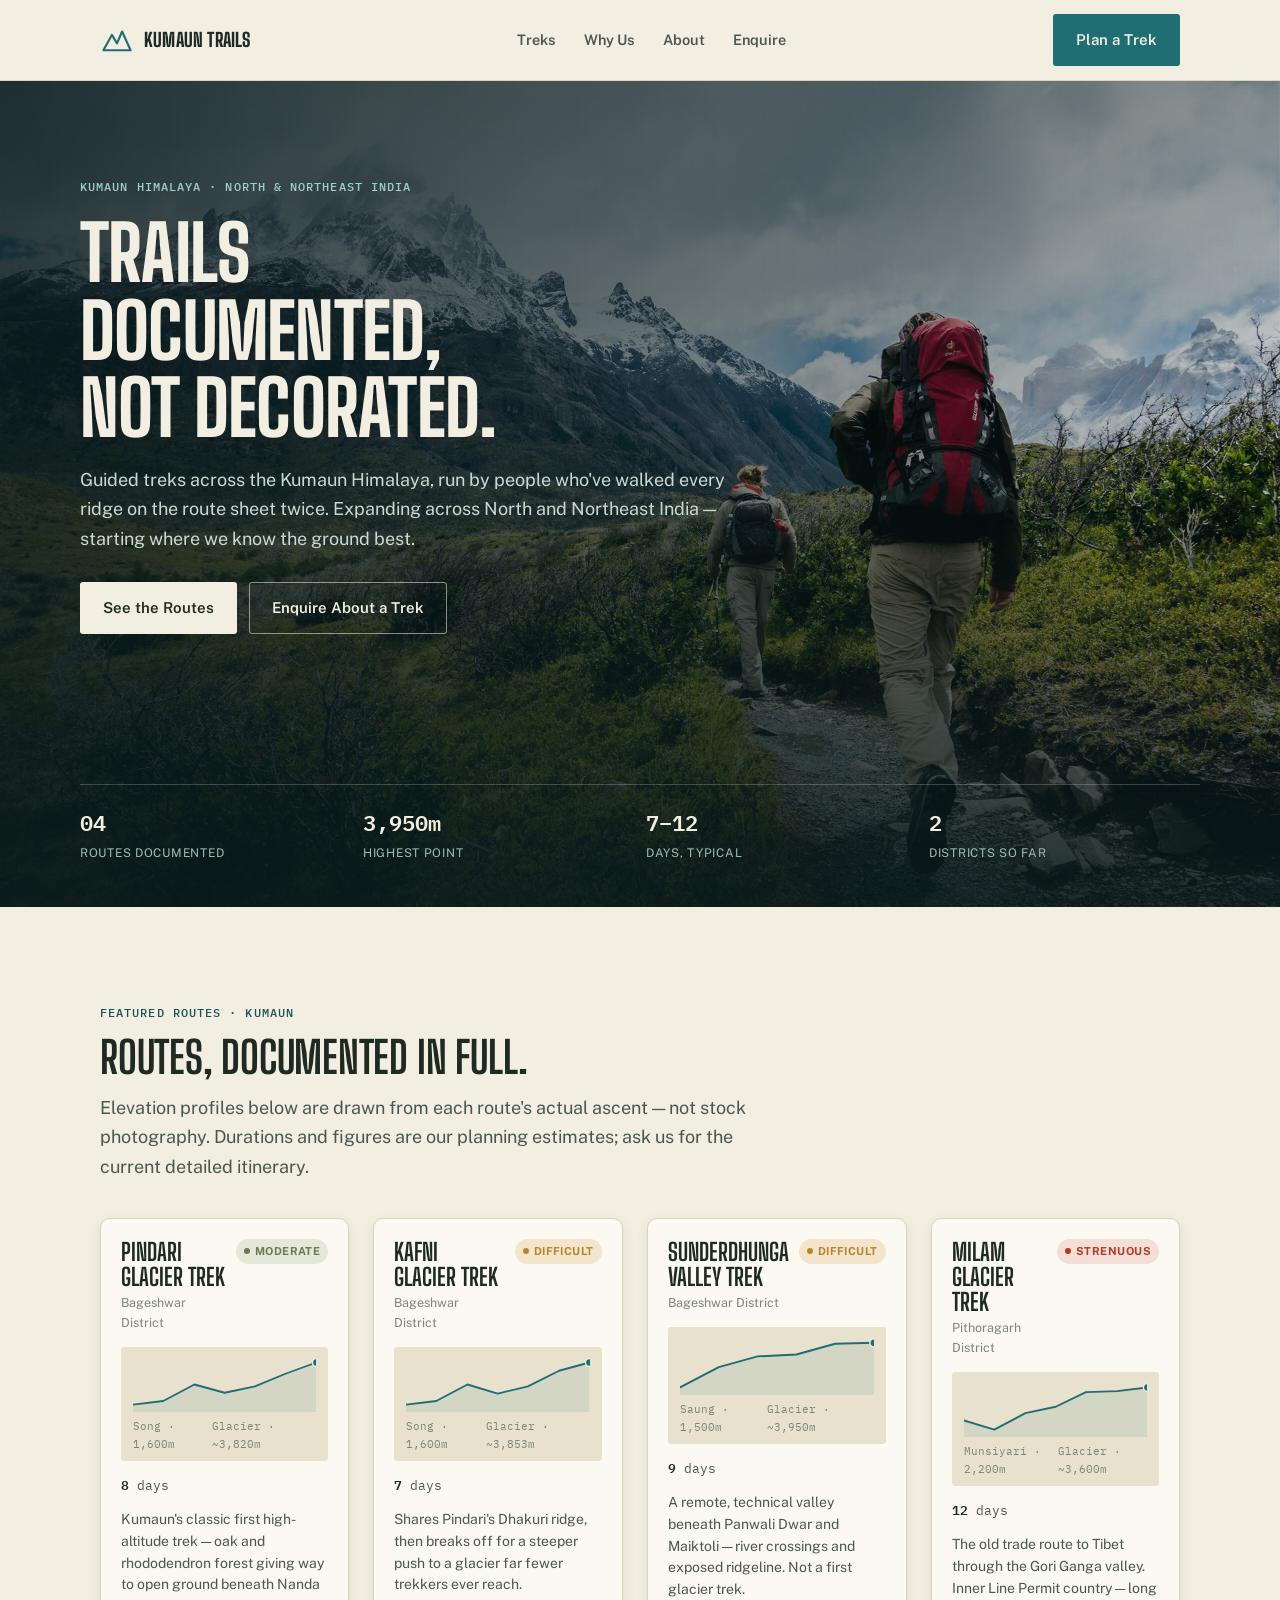
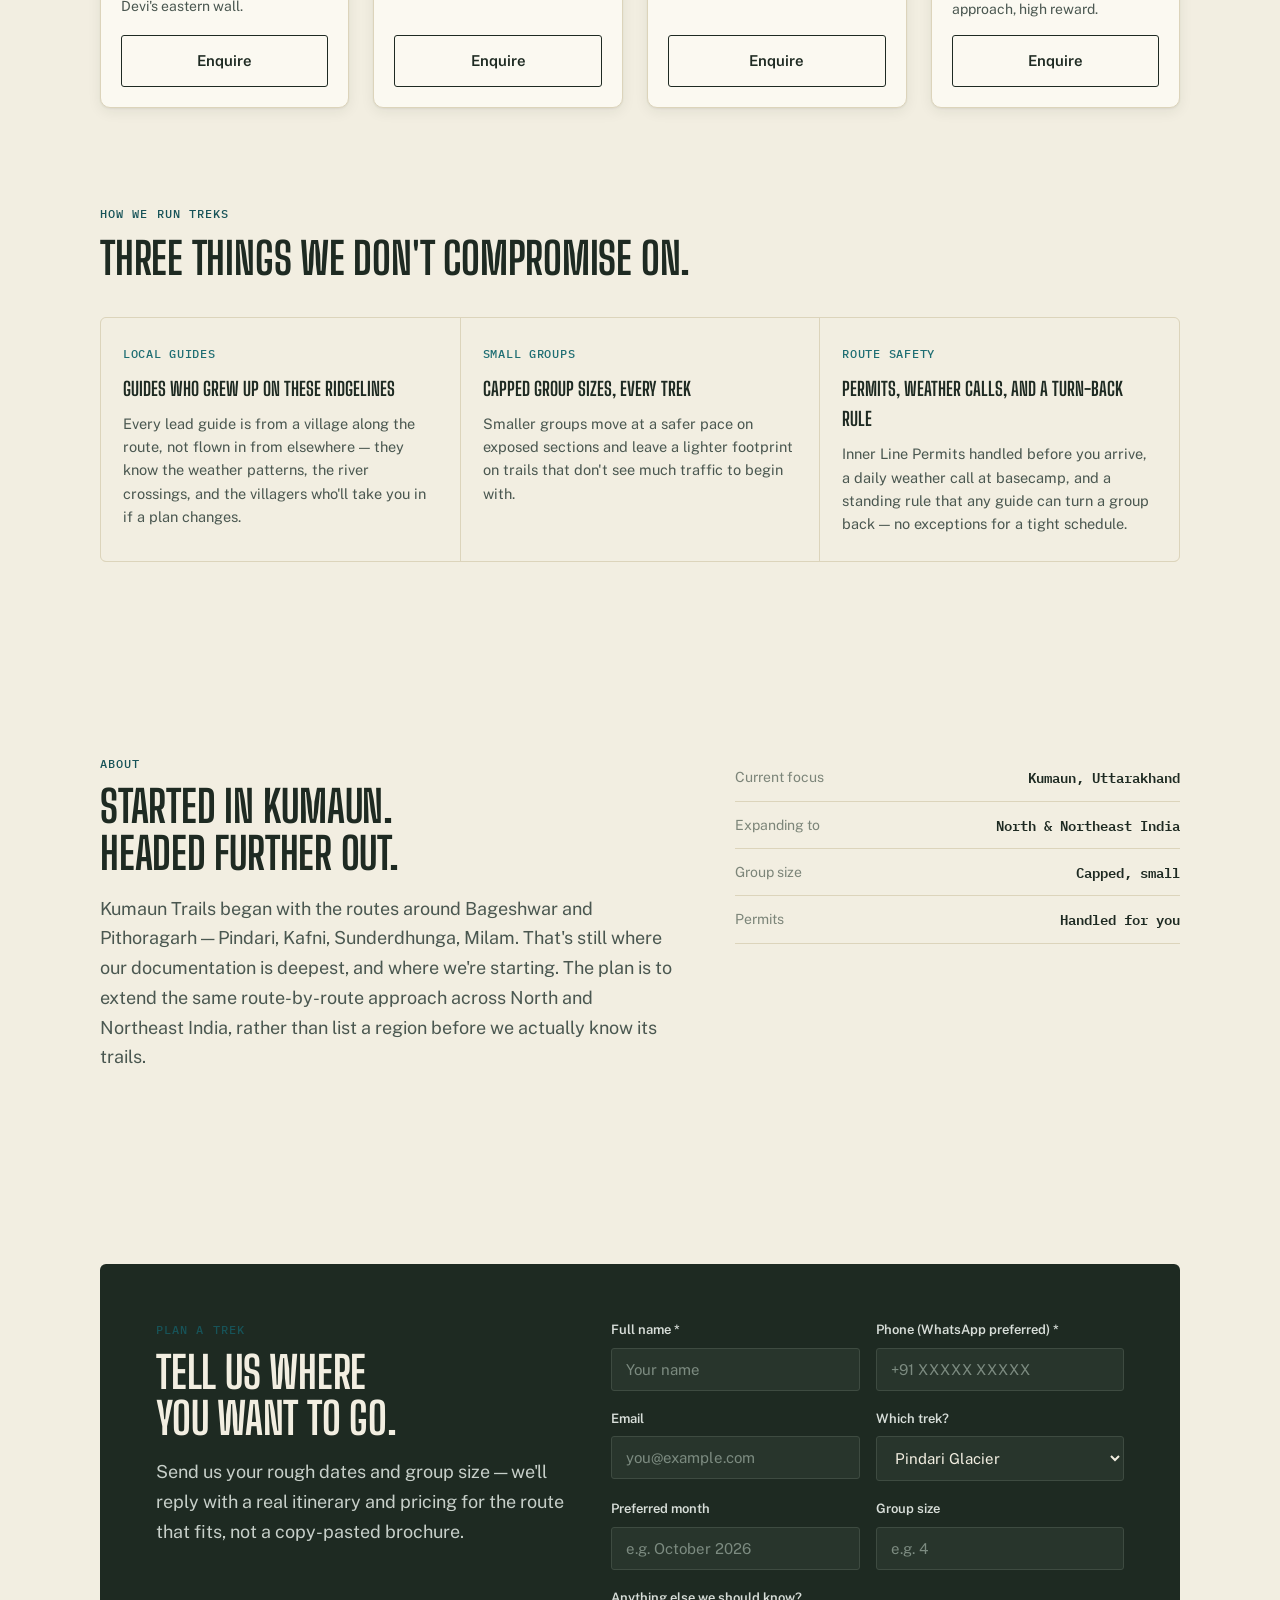
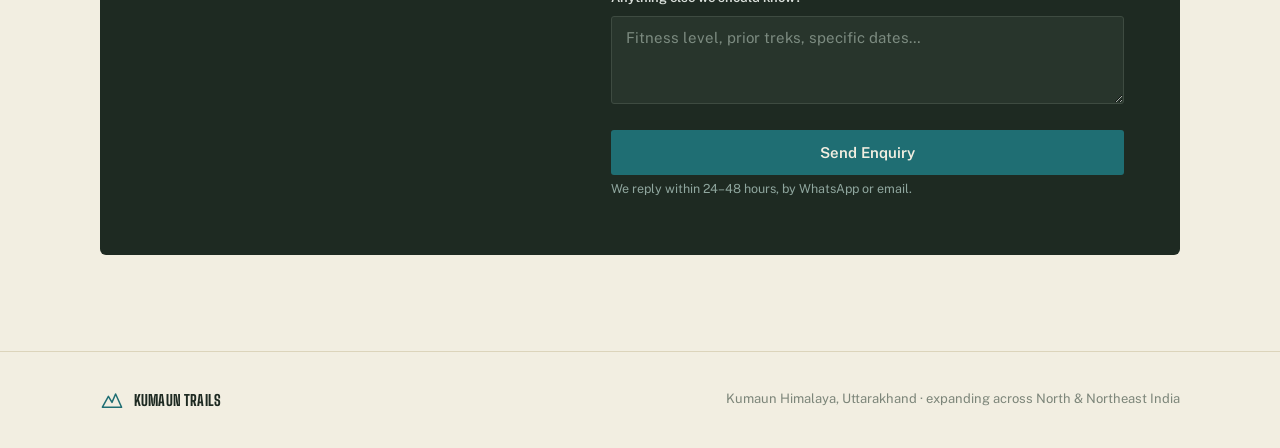
<file: index.html>
<!doctype html>
<html lang="en">
<head>
<meta charset="UTF-8" />
<meta name="viewport" content="width=device-width, initial-scale=1" />
<title>Kumaun Trails — Himalayan Treks Across North &amp; Northeast India</title>
<link rel="preconnect" href="https://fonts.googleapis.com">
<link rel="preconnect" href="https://fonts.gstatic.com" crossorigin>
<link href="https://fonts.googleapis.com/css2?family=Big+Shoulders+Display:wght@700;800&family=Public+Sans:wght@400;500;600;700&family=IBM+Plex+Mono:wght@400;500;600&display=swap" rel="stylesheet">
<link rel="stylesheet" href="styles.css" />
</head>
<body>

<header class="site-header">
  <div class="wrap">
    <a href="#top" class="brand">
      <svg class="brand-mark" viewBox="0 0 40 40" aria-hidden="true">
        <polygon points="4,32 14,14 20,24 26,10 36,32" fill="none" stroke="#1F6E73" stroke-width="2.5" stroke-linejoin="round" stroke-linecap="round"/>
      </svg>
      <span class="brand-word">Kumaun Trails</span>
    </a>
    <nav class="nav-links">
      <a href="#treks">Treks</a>
      <a href="#why">Why Us</a>
      <a href="#about">About</a>
      <a href="#enquire">Enquire</a>
    </nav>
    <div class="header-actions">
      <a href="#enquire" class="btn btn-primary">Plan a Trek</a>
    </div>
  </div>
</header>

<main id="top">

  <!-- ================= HERO ================= -->
  <section class="hero">
    <div class="hero-photo"></div>
    <div class="hero-stars"></div>
    <svg class="hero-art" viewBox="0 0 1440 320" preserveAspectRatio="xMidYMax slice" aria-hidden="true">
      <defs>
        <radialGradient id="glow" cx="72%" cy="100%" r="55%">
          <stop offset="0" stop-color="#F0B96B" stop-opacity=".55"/>
          <stop offset="1" stop-color="#F0B96B" stop-opacity="0"/>
        </radialGradient>
      </defs>
      <rect width="1440" height="320" fill="url(#glow)"/>
      <path d="M0,200 L120,150 L220,185 L360,100 L470,170 L600,120 L760,190 L900,80 L1010,160 L1150,110 L1300,175 L1440,130 L1440,320 L0,320Z" fill="#4C8480" opacity=".75"/>
      <path d="M0,250 L140,200 L260,235 L420,160 L560,230 L700,190 L860,250 L1000,195 L1160,245 L1300,210 L1440,240 L1440,320 L0,320Z" fill="#2A5B58"/>
      <path d="M0,290 L200,255 L380,285 L560,245 L760,285 L980,250 L1180,288 L1440,262 L1440,320 L0,320Z" fill="#143638"/>
    </svg>
    <div class="wrap hero-inner">
      <div class="eyebrow hero-eyebrow">Kumaun Himalaya · North &amp; Northeast India</div>
      <h1 class="display-xl">Trails documented, not decorated.</h1>
      <p class="body-lg hero-sub">Guided treks across the Kumaun Himalaya, run by people who've walked every ridge on the route sheet twice. Expanding across North and Northeast India — starting where we know the ground best.</p>
      <div class="hero-ctas">
        <a href="#treks" class="btn btn-primary">See the Routes</a>
        <a href="#enquire" class="btn btn-outline">Enquire About a Trek</a>
      </div>
      <div class="hero-stats">
        <div class="hero-stat">
          <div class="hero-stat-value mono-stat">04</div>
          <div class="hero-stat-label">Routes documented</div>
        </div>
        <div class="hero-stat">
          <div class="hero-stat-value mono-stat">3,950m</div>
          <div class="hero-stat-label">Highest point</div>
        </div>
        <div class="hero-stat">
          <div class="hero-stat-value mono-stat">7–12</div>
          <div class="hero-stat-label">Days, typical</div>
        </div>
        <div class="hero-stat">
          <div class="hero-stat-value mono-stat">2</div>
          <div class="hero-stat-label">Districts so far</div>
        </div>
      </div>
    </div>
  </section>

  <!-- ================= FEATURED TREKS ================= -->
  <section class="section" id="treks">
    <div class="wrap">
      <div class="section-head">
        <div class="eyebrow">Featured Routes · Kumaun</div>
        <h2 class="display-lg">Routes, documented in full.</h2>
        <p class="body-lg">Elevation profiles below are drawn from each route's actual ascent — not stock photography. Durations and figures are our planning estimates; ask us for the current detailed itinerary.</p>
      </div>

      <div class="trek-grid" id="trekGrid">
        <p class="body-md">Loading treks…</p>
      </div>
    </div>
  </section>

  <!-- ================= WHY US ================= -->
  <section class="section" id="why" style="padding-top:0;">
    <div class="wrap">
      <div class="section-head">
        <div class="eyebrow">How We Run Treks</div>
        <h2 class="display-lg">Three things we don't compromise on.</h2>
      </div>
      <div class="why-grid">
        <div class="why-item">
          <div class="eyebrow why-index">Local Guides</div>
          <h3 class="why-title">Guides who grew up on these ridgelines</h3>
          <p class="why-text">Every lead guide is from a village along the route, not flown in from elsewhere — they know the weather patterns, the river crossings, and the villagers who'll take you in if a plan changes.</p>
        </div>
        <div class="why-item">
          <div class="eyebrow why-index">Small Groups</div>
          <h3 class="why-title">Capped group sizes, every trek</h3>
          <p class="why-text">Smaller groups move at a safer pace on exposed sections and leave a lighter footprint on trails that don't see much traffic to begin with.</p>
        </div>
        <div class="why-item">
          <div class="eyebrow why-index">Route Safety</div>
          <h3 class="why-title">Permits, weather calls, and a turn-back rule</h3>
          <p class="why-text">Inner Line Permits handled before you arrive, a daily weather call at basecamp, and a standing rule that any guide can turn a group back — no exceptions for a tight schedule.</p>
        </div>
      </div>
    </div>
  </section>

  <!-- ================= ABOUT ================= -->
  <section class="section" id="about">
    <div class="wrap about-grid">
      <div>
        <div class="eyebrow">About</div>
        <h2 class="display-lg" style="margin-top:10px;">Started in Kumaun. Headed further out.</h2>
        <p class="body-lg" style="margin-top:18px;">Kumaun Trails began with the routes around Bageshwar and Pithoragarh — Pindari, Kafni, Sunderdhunga, Milam. That's still where our documentation is deepest, and where we're starting. The plan is to extend the same route-by-route approach across North and Northeast India, rather than list a region before we actually know its trails.</p>
      </div>
      <dl>
        <div class="about-fact"><dt>Current focus</dt><dd class="mono-stat">Kumaun, Uttarakhand</dd></div>
        <div class="about-fact"><dt>Expanding to</dt><dd class="mono-stat">North &amp; Northeast India</dd></div>
        <div class="about-fact"><dt>Group size</dt><dd class="mono-stat">Capped, small</dd></div>
        <div class="about-fact"><dt>Permits</dt><dd class="mono-stat">Handled for you</dd></div>
      </dl>
    </div>
  </section>

  <!-- ================= ENQUIRY ================= -->
  <section class="section" id="enquire">
    <div class="wrap">
      <div class="enquiry-section">
        <div class="enquiry-grid">
          <div>
            <div class="eyebrow">Plan A Trek</div>
            <h2 class="display-lg" style="margin-top:10px;color:var(--paper);">Tell us where you want to go.</h2>
            <p class="body-lg" style="margin-top:16px;">Send us your rough dates and group size — we'll reply with a real itinerary and pricing for the route that fits, not a copy-pasted brochure.</p>
          </div>
          <form id="enquiry-form" novalidate>
            <div class="field-row">
              <div class="field">
                <label for="fullName">Full name *</label>
                <input type="text" id="fullName" placeholder="Your name" required />
              </div>
              <div class="field">
                <label for="phone">Phone (WhatsApp preferred) *</label>
                <input type="tel" id="phone" placeholder="+91 XXXXX XXXXX" required />
              </div>
            </div>
            <div class="field-row">
              <div class="field">
                <label for="email">Email</label>
                <input type="email" id="email" placeholder="you@example.com" />
              </div>
              <div class="field">
                <label for="trekInterest">Which trek?</label>
                <select id="trekInterest">
                  <option value="Pindari Glacier Trek">Pindari Glacier</option>
                  <option value="Kafni Glacier Trek">Kafni Glacier</option>
                  <option value="Sunderdhunga Valley Trek">Sunderdhunga Valley</option>
                  <option value="Milam Glacier Trek">Milam Glacier</option>
                  <option value="Not sure yet">Not sure yet</option>
                </select>
              </div>
            </div>
            <div class="field-row">
              <div class="field">
                <label for="preferredMonth">Preferred month</label>
                <input type="text" id="preferredMonth" placeholder="e.g. October 2026" />
              </div>
              <div class="field">
                <label for="groupSize">Group size</label>
                <input type="number" id="groupSize" min="1" placeholder="e.g. 4" />
              </div>
            </div>
            <div class="field">
              <label for="message">Anything else we should know?</label>
              <textarea id="message" placeholder="Fitness level, prior treks, specific dates…"></textarea>
            </div>
            <button type="submit" class="btn btn-primary btn-block" id="submitBtn">Send Enquiry</button>
            <div class="form-note">We reply within 24–48 hours, by WhatsApp or email.</div>
            <div class="form-status" id="formStatus"></div>
          </form>
        </div>
      </div>
    </div>
  </section>

</main>

<footer class="site-footer">
  <div class="wrap footer-grid">
    <a href="#top" class="brand">
      <svg class="brand-mark" viewBox="0 0 40 40" aria-hidden="true" style="width:24px;height:24px;">
        <polygon points="4,32 14,14 20,24 26,10 36,32" fill="none" stroke="#1F6E73" stroke-width="2.5" stroke-linejoin="round" stroke-linecap="round"/>
      </svg>
      <span class="brand-word" style="font-size:15px;">Kumaun Trails</span>
    </a>
    <div class="footer-note">Kumaun Himalaya, Uttarakhand · expanding across North &amp; Northeast India</div>
  </div>
</footer>

<!-- ================= PHOTO GALLERY (populated by JS) ================= -->
<div class="gallery-modal hidden" id="galleryModal" role="dialog" aria-modal="true" aria-labelledby="galleryName">
  <div class="gallery-topbar">
    <div class="gallery-title">
      <div class="gallery-info-name" id="galleryName"></div>
      <div class="gallery-counter" id="galleryCounter" aria-live="polite"></div>
    </div>
    <button type="button" class="gallery-close-btn" id="galleryCloseBtn" aria-label="Close gallery">
      <svg width="22" height="22" viewBox="0 0 24 24" fill="none"><path d="M6 6l12 12M18 6L6 18" stroke="currentColor" stroke-width="2" stroke-linecap="round"/></svg>
    </button>
  </div>
  <div class="gallery-stage" id="galleryStage">
    <button type="button" class="gallery-nav-btn gallery-nav-prev" id="galleryPrevBtn" aria-label="Previous photo">
      <svg width="20" height="20" viewBox="0 0 24 24" fill="none"><path d="M15 18l-6-6 6-6" stroke="currentColor" stroke-width="2" stroke-linecap="round" stroke-linejoin="round"/></svg>
    </button>
    <div class="gallery-spinner" id="gallerySpinner"></div>
    <div class="gallery-error hidden" id="galleryError">This photo could not be loaded.</div>
    <img class="gallery-image" referrerpolicy="no-referrer" id="galleryImage" alt="" draggable="false" />
    <button type="button" class="gallery-nav-btn gallery-nav-next" id="galleryNextBtn" aria-label="Next photo">
      <svg width="20" height="20" viewBox="0 0 24 24" fill="none"><path d="M9 18l6-6-6-6" stroke="currentColor" stroke-width="2" stroke-linecap="round" stroke-linejoin="round"/></svg>
    </button>
  </div>
  <div class="gallery-thumbs" id="galleryThumbs"></div>
  <div class="gallery-info">
    <p class="gallery-info-blurb" id="galleryBlurb"></p>
    <a href="#enquire" class="btn btn-primary gallery-enquire" id="galleryEnquire">Enquire about this trek</a>
  </div>
</div>

<script src="config.js"></script>
<script src="app.js" defer></script>
</body>
</html>
</file>
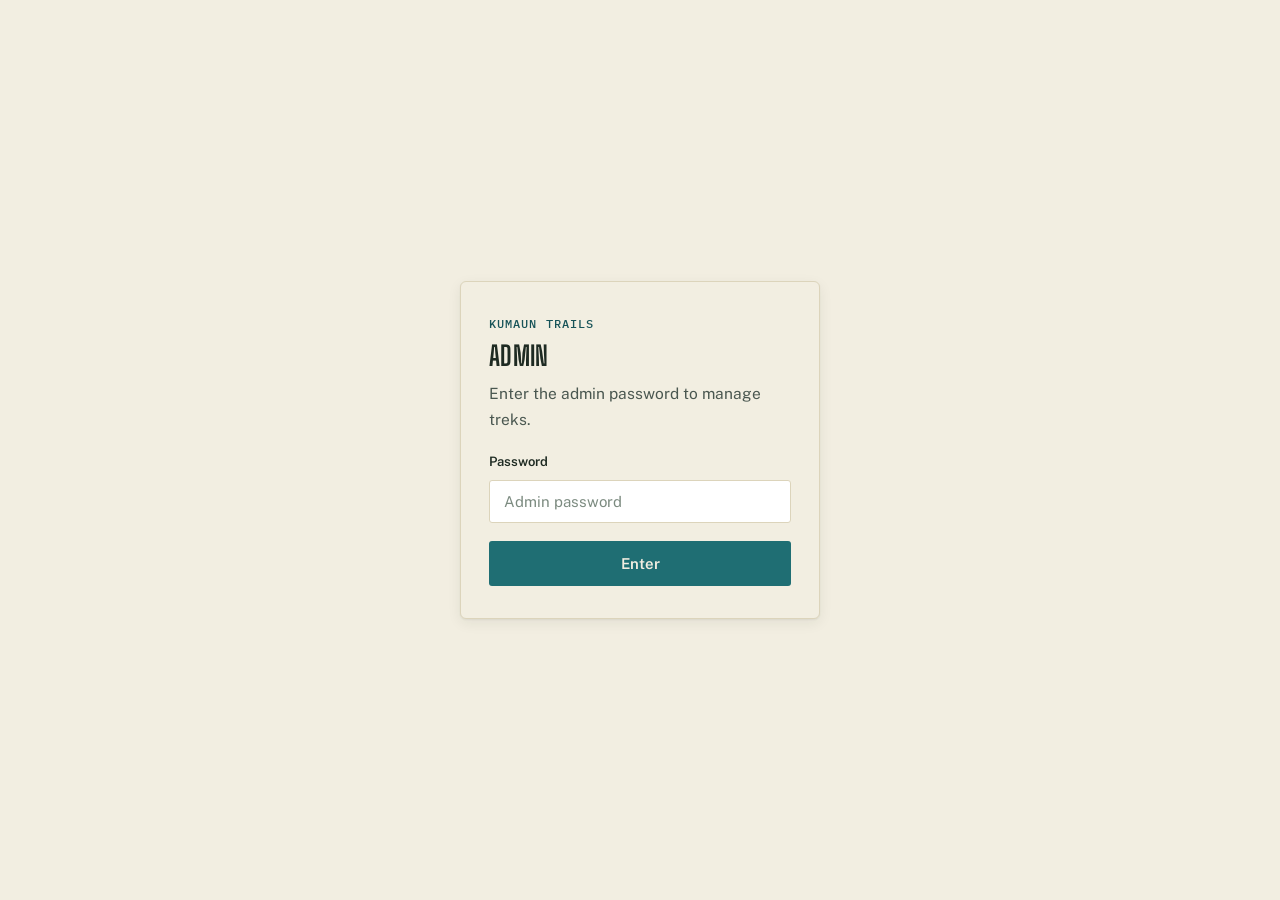
<file: admin.html>
<!doctype html>
<html lang="en">
<head>
<meta charset="UTF-8" />
<meta name="viewport" content="width=device-width, initial-scale=1" />
<title>Kumaun Trails — Admin</title>
<meta name="robots" content="noindex, nofollow" />
<link rel="preconnect" href="https://fonts.googleapis.com">
<link rel="preconnect" href="https://fonts.gstatic.com" crossorigin>
<link href="https://fonts.googleapis.com/css2?family=Big+Shoulders+Display:wght@700;800&family=Public+Sans:wght@400;500;600;700&family=IBM+Plex+Mono:wght@400;500;600&display=swap" rel="stylesheet">
<link rel="stylesheet" href="styles.css" />
</head>
<body>

<div class="admin-wrap">

  <!-- ================= LOGIN GATE ================= -->
  <section id="admin-login" class="admin-login">
    <div class="admin-login-card">
      <div class="eyebrow">Kumaun Trails</div>
      <h1 class="display-md" style="margin-top:8px;">Admin</h1>
      <p class="body-md" style="margin-top:10px;">Enter the admin password to manage treks.</p>
      <form id="login-form" style="margin-top:20px;">
        <div class="field">
          <label for="adminPassword">Password</label>
          <input type="password" id="adminPassword" placeholder="Admin password" autocomplete="current-password" />
        </div>
        <button type="submit" class="btn btn-primary btn-block">Enter</button>
        <div class="form-status" id="loginStatus"></div>
      </form>
    </div>
  </section>

  <!-- ================= ADMIN PANEL (hidden until unlocked) ================= -->
  <main id="admin-panel" class="hidden">
    <header class="admin-header">
      <div class="wrap admin-header-inner">
        <div>
          <div class="eyebrow">Kumaun Trails</div>
          <h1 class="display-md" style="margin-top:6px;" id="adminTitle">Manage Treks</h1>
        </div>
        <a href="index.html" class="btn btn-outline">View Site</a>
      </div>
    </header>

    <nav class="admin-tabs" aria-label="Admin sections">
      <div class="wrap admin-tabs-inner" role="tablist">
        <button type="button" class="admin-tab" role="tab" id="tabTreks" aria-selected="true">Treks</button>
        <button type="button" class="admin-tab" role="tab" id="tabEnquiries" aria-selected="false">Enquiries <span class="admin-tab-count hidden" id="newCount"></span></button>
        <button type="button" class="admin-tab" role="tab" id="tabFinance" aria-selected="false">Finance</button>
      </div>
    </nav>

    <div class="wrap admin-body" id="treksView">

      <div class="admin-toolbar">
        <button type="button" class="btn btn-primary" id="showAddFormBtn">+ Add New Trek</button>
        <div id="listStatus" class="admin-list-status"></div>
      </div>

      <!-- Add/Edit form (hidden until "Add" or "Edit" clicked) -->
      <div class="trek-form-card hidden" id="trekFormCard">
        <h2 class="display-md" id="trekFormTitle">Add Trek</h2>
        <form id="trekForm" style="margin-top:16px;">
          <input type="hidden" id="trekId" />
          <div class="field-row">
            <div class="field">
              <label for="trekName">Name *</label>
              <input type="text" id="trekName" placeholder="e.g. Pindari Glacier Trek" required />
            </div>
            <div class="field">
              <label for="trekRegion">Region</label>
              <input type="text" id="trekRegion" placeholder="e.g. Bageshwar District" />
            </div>
          </div>
          <div class="field-row">
            <div class="field">
              <label for="trekDifficulty">Difficulty *</label>
              <select id="trekDifficulty">
                <option value="Easy">Easy</option>
                <option value="Moderate">Moderate</option>
                <option value="Difficult">Difficult</option>
                <option value="Strenuous">Strenuous</option>
              </select>
            </div>
            <div class="field">
              <label for="trekDuration">Duration (days)</label>
              <input type="number" id="trekDuration" min="1" placeholder="e.g. 8" />
            </div>
          </div>
          <div class="field">
            <label for="trekElevation">Elevation profile (m) *</label>
            <input type="text" id="trekElevation" placeholder="e.g. 1600,1780,2680,2210,2570,3260,3820" />
            <div class="field-helper">Comma-separated altitudes along the route, low to high. At least two numbers (start, peak) — more points draw a fuller profile on the site.</div>
          </div>
          <div class="field-row">
            <div class="field">
              <label for="trekStartLabel">Start label</label>
              <input type="text" id="trekStartLabel" placeholder="e.g. Song · 1,600m" />
            </div>
            <div class="field">
              <label for="trekPeakLabel">Peak label</label>
              <input type="text" id="trekPeakLabel" placeholder="e.g. Glacier · ~3,820m" />
            </div>
          </div>
          <div class="field">
            <label for="trekBlurb">Blurb</label>
            <textarea id="trekBlurb" placeholder="Short description shown on the trek card"></textarea>
          </div>

          <div class="field" id="photosSection">
            <label>Photos</label>
            <div id="photoNewNotice" class="field-helper hidden">Save this trek first — you can add photos once it exists.</div>
            <div id="photoManager" class="hidden">
              <div id="photoThumbs" class="photo-thumbs"></div>
              <input type="file" id="photoFileInput" accept="image/jpeg,image/png" multiple class="hidden" />
              <button type="button" class="btn btn-outline mini-btn" id="addPhotoBtn">+ Add Photo</button>
              <div id="photoUploadStatus" class="field-helper"></div>
            </div>
          </div>

          <label class="checkbox-row" for="trekActive" style="margin-bottom:18px;">
            <input type="checkbox" id="trekActive" checked />
            <span>Active (visible on the live site)</span>
          </label>
          <div class="btn-row">
            <button type="button" class="btn btn-outline" id="cancelFormBtn">Cancel</button>
            <button type="submit" class="btn btn-primary" id="saveTrekBtn">Save Trek</button>
          </div>
          <div class="form-status" id="formStatus"></div>
        </form>
      </div>

      <!-- Trek list -->
      <div id="trekList" class="admin-trek-list"></div>

    </div>

    <!-- ================= ENQUIRIES ================= -->
    <div class="wrap admin-body hidden" id="enquiriesView">
      <div class="enq-toolbar">
        <div class="enq-filters" id="enqFilters" role="group" aria-label="Filter by status"></div>
        <div class="enq-tools">
          <label class="sr-only" for="enqSearch">Search enquiries</label>
          <input type="search" id="enqSearch" class="enq-search" placeholder="Search name, phone, trek…" />
          <button type="button" class="btn btn-outline mini-btn" id="enqRefresh">Refresh</button>
        </div>
      </div>
      <div id="enqStatus" class="admin-list-status" aria-live="polite"></div>
      <div id="enqList" class="enq-list"></div>
    </div>

    <!-- ================= FINANCE ================= -->
    <div class="wrap admin-body hidden" id="financeView">
      <div class="fin-subtabs" role="tablist" aria-label="Finance sections">
        <button type="button" class="fin-subtab" role="tab" id="subBookings" aria-selected="true">Bookings</button>
        <button type="button" class="fin-subtab" role="tab" id="subCa" aria-selected="false">CA</button>
      </div>

      <!-- Bookings (admin only) -->
      <div id="bookingsPane">
        <div class="admin-toolbar">
          <button type="button" class="btn btn-primary" id="bkAddBtn">+ Add Booking</button>
          <div id="bkStatus" class="admin-list-status" aria-live="polite"></div>
        </div>

        <div class="trek-form-card hidden" id="bkFormCard">
          <h2 class="display-md" id="bkFormTitle">Add Booking</h2>
          <form id="bkForm" style="margin-top:16px;" novalidate>
            <input type="hidden" id="bkId" />
            <div class="field-row">
              <div class="field"><label for="bkTrek">Trek *</label><select id="bkTrek"></select></div>
              <div class="field"><label for="bkDate">Booking date</label><input type="date" id="bkDate" /></div>
            </div>
            <div class="field-row">
              <div class="field"><label for="bkName">Client name *</label><input type="text" id="bkName" placeholder="Full name" /></div>
              <div class="field"><label for="bkPhone">Client phone</label><input type="tel" id="bkPhone" placeholder="+91 XXXXX XXXXX" /></div>
            </div>
            <div class="field-row">
              <div class="field"><label for="bkTravel">Travel date</label><input type="date" id="bkTravel" /></div>
              <div class="field"><label for="bkGroup">Group size</label><input type="number" id="bkGroup" min="1" value="1" /></div>
            </div>
            <div class="field-row">
              <div class="field"><label for="bkSelling">Selling amount, excl. GST (₹) *</label><input type="number" id="bkSelling" min="0" step="0.01" placeholder="e.g. 24000" /></div>
              <div class="field"><label for="bkGstRate">GST rate (%)</label><input type="number" id="bkGstRate" min="0" max="100" step="0.01" value="5" />
                <div class="field-helper">Confirm the correct rate with your CA.</div></div>
            </div>
            <div class="field-row">
              <div class="field"><label for="bkCost">Cost to you (₹)</label><input type="number" id="bkCost" min="0" step="0.01" placeholder="Guides, permits, transport, food" /></div>
              <div class="field"><label for="bkPaid">Amount received, incl. GST (₹)</label><input type="number" id="bkPaid" min="0" step="0.01" placeholder="0" /></div>
            </div>
            <div class="field-row">
              <div class="field"><label for="bkMode">Payment mode</label>
                <select id="bkMode"><option>UPI</option><option>Cash</option><option>Bank transfer</option><option>Card</option><option>Other</option></select></div>
              <div class="field"><label for="bkStatusSel">Status</label>
                <select id="bkStatusSel"><option>Confirmed</option><option>Completed</option><option>Cancelled</option></select></div>
            </div>
            <div class="fin-preview" id="bkPreview" aria-live="polite"></div>
            <div class="field"><label for="bkNotes">Notes (private, hidden from the CA)</label><textarea id="bkNotes" placeholder="Anything to remember about this booking"></textarea></div>
            <div class="btn-row">
              <button type="button" class="btn btn-outline" id="bkCancelBtn">Cancel</button>
              <button type="submit" class="btn btn-primary" id="bkSaveBtn">Save Booking</button>
            </div>
            <div class="form-status" id="bkFormStatus"></div>
          </form>
        </div>

        <div id="bkList"></div>
      </div>

      <!-- CA report (admin and accountant) -->
      <div id="caPane" class="hidden">
        <div class="enq-toolbar">
          <div class="enq-filters" id="caPresets" role="group" aria-label="Date range"></div>
          <div class="enq-tools">
            <label class="sr-only" for="caTrek">Trek</label>
            <select id="caTrek" class="enq-status"><option value="All">All treks</option></select>
            <button type="button" class="btn btn-outline mini-btn" id="caRefresh">Refresh</button>
          </div>
        </div>
        <div class="fin-custom hidden" id="caCustom">
          <label for="caFrom">From</label><input type="date" id="caFrom" class="enq-search" />
          <label for="caTo">To</label><input type="date" id="caTo" class="enq-search" />
        </div>
        <div class="fin-note">Client names, phone numbers and notes are hidden here. Cancelled bookings are left out.</div>
        <div id="caSummary" class="fin-summary"></div>
        <div class="fin-exports">
          <button type="button" class="btn btn-outline mini-btn" id="caExcel">Download Excel</button>
          <button type="button" class="btn btn-outline mini-btn" id="caBulk">Download all invoices (PDF)</button>
          <span id="caStatus" class="admin-list-status" aria-live="polite"></span>
        </div>
        <div id="caReport"></div>
        <div id="caOrders"></div>
      </div>
    </div>
  </main>

</div>

<script src="config.js"></script>
<script src="admin.js"></script>
<script src="finance.js"></script>
</body>
</html>
</file>
<file: styles.css>
:root{
  --paper:#F2EEE1;
  --paper-deep:#E8E1CE;
  --paper-line:#DCD4BB;
  --ink:#1E2A22;
  --ink-soft:#4A5750;
  --ink-faint:#7C8579;
  --line:#B9AF93;
  --glacier:#1F6E73;
  --glacier-700:#175358;
  --glacier-soft:#DCEAE7;
  --flag:#B23A22;
  --flag-soft:#F3DFD8;
  --status-easy:#3D7A99;
  --status-easy-soft:#DCEAF2;
  --status-moderate:#6B7A4F;
  --status-moderate-soft:#E5E8D9;
  --status-difficult:#B8842A;
  --status-difficult-soft:#F2E5CC;
  --status-strenuous:#B23A22;
  --status-strenuous-soft:#F3DFD8;
  --radius-sm:3px;
  --radius-md:6px;
  --shadow-card:0 1px 2px rgba(30,42,34,.06), 0 4px 14px rgba(30,42,34,.07);
  --font-display:'Big Shoulders Display','Arial Narrow',sans-serif;
  --font-body:'Public Sans',-apple-system,BlinkMacSystemFont,'Segoe UI',Roboto,Helvetica,Arial,sans-serif;
  --font-mono:'IBM Plex Mono',ui-monospace,SFMono-Regular,Menlo,Consolas,monospace;
}
*{box-sizing:border-box;}
html{scroll-behavior:smooth;}
body{
  margin:0;
  font-family:var(--font-body);
  background:var(--paper);
  color:var(--ink);
  line-height:1.6;
  -webkit-font-smoothing:antialiased;
}
h1,h2,h3,p,ul,dl,dd{margin:0;}
img,svg{display:block;max-width:100%;}
a{color:inherit;}
button{font-family:var(--font-body);}
.hidden{display:none !important;}
@media (prefers-reduced-motion:reduce){
  html{scroll-behavior:auto;}
  *{animation-duration:0.001ms !important;transition-duration:0.001ms !important;}
}

/* ---------- Type scale ---------- */
.display-xl{font-family:var(--font-display);font-weight:800;font-size:44px;line-height:1.02;letter-spacing:-0.01em;text-wrap:balance;text-transform:uppercase;}
.display-lg{font-family:var(--font-display);font-weight:700;font-size:32px;line-height:1.05;letter-spacing:-0.005em;text-wrap:balance;text-transform:uppercase;}
.display-md{font-family:var(--font-display);font-weight:700;font-size:24px;line-height:1.1;text-transform:uppercase;letter-spacing:0.01em;}
.eyebrow{font-family:var(--font-mono);font-size:12px;font-weight:500;letter-spacing:0.09em;text-transform:uppercase;color:var(--glacier-700);}
.body-lg{font-size:18px;line-height:1.65;color:var(--ink-soft);max-width:62ch;}
.body-md{font-size:15.5px;line-height:1.65;color:var(--ink-soft);}
.mono-stat{font-family:var(--font-mono);font-variant-numeric:tabular-nums;}
@media (min-width:860px){
  .display-xl{font-size:76px;}
  .display-lg{font-size:44px;}
  .display-md{font-size:27px;}
}

/* ---------- Layout ---------- */
.wrap{max-width:1120px;margin:0 auto;padding:0 20px;}
.section{padding:64px 0;}
.section-head{display:flex;flex-direction:column;gap:12px;margin-bottom:36px;}
@media (min-width:860px){
  .section{padding:96px 0;}
}

/* ---------- Buttons ---------- */
.btn{
  display:inline-flex;align-items:center;justify-content:center;gap:8px;
  font-family:var(--font-body);font-weight:600;font-size:15px;
  padding:13px 22px;border-radius:var(--radius-sm);cursor:pointer;
  border:1.5px solid transparent;text-decoration:none;white-space:nowrap;
  transition:background .15s ease,border-color .15s ease,color .15s ease;
}
.btn-primary{background:var(--glacier);color:var(--paper);}
.btn-primary:hover{background:var(--glacier-700);}
.btn-outline{background:transparent;border-color:var(--ink);color:var(--ink);}
.btn-outline:hover{background:var(--ink);color:var(--paper);}
.btn:focus-visible{outline:2px solid var(--glacier);outline-offset:2px;}
.btn-block{width:100%;}

/* ---------- Header ---------- */
.site-header{
  position:sticky;top:0;z-index:40;
  background:rgba(242,238,225,.92);backdrop-filter:blur(6px);
  border-bottom:1px solid var(--paper-line);
}
.site-header .wrap{display:flex;align-items:center;justify-content:space-between;padding-top:14px;padding-bottom:14px;}
.brand{display:flex;align-items:center;gap:10px;text-decoration:none;}
.brand-mark{width:34px;height:34px;flex:none;}
.brand-word{font-family:var(--font-display);font-weight:800;font-size:19px;letter-spacing:0.01em;text-transform:uppercase;color:var(--ink);}
.nav-links{display:none;gap:28px;font-size:14.5px;font-weight:600;}
.nav-links a{text-decoration:none;color:var(--ink-soft);}
.nav-links a:hover{color:var(--glacier);}
.header-actions{display:flex;align-items:center;gap:10px;}
@media (min-width:860px){
  .nav-links{display:flex;}
}

/* ---------- Hero (dusk over the Kumaun ridgelines) ---------- */
.hero{
  position:relative;overflow:hidden;color:var(--paper);
  background:linear-gradient(180deg,#0E2527 0%,#17403F 55%,#2D6360 100%);
}
/* Drop a photo at app/images/hero.jpg and it appears behind the headline.
   Without it, the dusk gradient and ridge drawing show instead. */
.hero-photo{
  position:absolute;inset:0;z-index:0;pointer-events:none;
  background:linear-gradient(90deg,rgba(10,26,28,.82) 0%,rgba(10,26,28,.55) 50%,rgba(10,26,28,.2) 100%),linear-gradient(180deg,rgba(10,26,28,.35) 0%,rgba(10,26,28,0) 40%,rgba(10,26,28,.88) 100%),url(images/hero.jpg) 60% 40%/cover no-repeat;
}
.hero-photo ~ .hero-art,.hero-photo ~ .hero-stars{display:none;}
.hero-art{position:absolute;left:0;right:0;bottom:0;width:100%;height:46%;min-height:200px;z-index:0;pointer-events:none;}
.hero-stars{
  position:absolute;inset:0 0 40% 0;z-index:0;pointer-events:none;opacity:.5;
  background-image:
    radial-gradient(1px 1px at 12% 18%,#fff,transparent),radial-gradient(1px 1px at 27% 8%,#fff,transparent),
    radial-gradient(1.5px 1.5px at 41% 22%,#fff,transparent),radial-gradient(1px 1px at 58% 12%,#fff,transparent),
    radial-gradient(1px 1px at 73% 26%,#fff,transparent),radial-gradient(1.5px 1.5px at 88% 10%,#fff,transparent),
    radial-gradient(1px 1px at 94% 30%,#fff,transparent),radial-gradient(1px 1px at 5% 34%,#fff,transparent);
}
.hero-inner{position:relative;z-index:1;padding:56px 0 36px;}
.hero .eyebrow{color:#9CD3C8;}
.hero-eyebrow{margin-bottom:18px;}
.hero .display-xl{max-width:14ch;}
.hero .body-lg{color:#C9D9D3;}
.hero-sub{margin-top:18px;}
.hero-ctas{display:flex;flex-direction:column;gap:12px;margin-top:28px;max-width:320px;}
.hero .btn-primary{background:var(--paper);color:var(--ink);}
.hero .btn-primary:hover{background:#fff;}
.hero .btn-outline{border-color:rgba(242,238,225,.55);color:var(--paper);}
.hero .btn-outline:hover{background:var(--paper);color:var(--ink);}
.hero-stats{
  display:grid;grid-template-columns:repeat(2,1fr);gap:20px 12px;
  margin-top:120px;padding-top:20px;border-top:1px solid rgba(242,238,225,.22);
}
.hero-stat-value{font-family:var(--font-mono);font-size:22px;font-weight:600;color:var(--paper);}
.hero-stat-label{font-size:12px;color:#9FBDB5;margin-top:4px;text-transform:uppercase;letter-spacing:0.06em;}
@media (min-width:640px){
  .hero-ctas{flex-direction:row;max-width:none;}
  .hero-ctas .btn{width:auto;}
  .hero-stats{grid-template-columns:repeat(4,1fr);}
}
@media (min-width:860px){
  .hero-inner{padding:96px 0 44px;}
  .hero-stats{margin-top:150px;}
}

/* ---------- Trek cards ---------- */
.trek-grid{display:grid;grid-template-columns:1fr;gap:24px;}
@media (min-width:640px){ .trek-grid{grid-template-columns:repeat(2,1fr);} }
@media (min-width:1040px){ .trek-grid{grid-template-columns:repeat(2,1fr);} }
@media (min-width:1280px){ .trek-grid{grid-template-columns:repeat(4,1fr);} }

.trek-card{
  background:#FBF9F1;border:1px solid var(--paper-line);border-radius:10px;
  padding:20px;display:flex;flex-direction:column;gap:14px;box-shadow:var(--shadow-card);
}
.trek-card-head{display:flex;align-items:flex-start;justify-content:space-between;gap:10px;}
.trek-name{font-family:var(--font-display);font-size:24px;font-weight:700;text-transform:uppercase;line-height:1.05;}
.trek-region{font-size:12.5px;color:var(--ink-faint);margin-top:4px;}

.status-badge{
  display:inline-flex;align-items:center;gap:5px;flex:none;
  font-size:11px;font-weight:700;text-transform:uppercase;letter-spacing:0.04em;
  padding:4px 8px;border-radius:999px;white-space:nowrap;
}
.status-badge .dot{width:6px;height:6px;border-radius:50%;display:inline-block;}
.status-easy{background:var(--status-easy-soft);color:var(--status-easy);}
.status-easy .dot{background:var(--status-easy);}
.status-moderate{background:var(--status-moderate-soft);color:var(--status-moderate);}
.status-moderate .dot{background:var(--status-moderate);}
.status-difficult{background:var(--status-difficult-soft);color:var(--status-difficult);}
.status-difficult .dot{background:var(--status-difficult);}
.status-strenuous{background:var(--status-strenuous-soft);color:var(--status-strenuous);}
.status-strenuous .dot{background:var(--status-strenuous);}

.sparkline-wrap{position:relative;background:var(--paper-deep);border-radius:var(--radius-sm);padding:10px 12px 8px;}
.sparkline-wrap svg{width:100%;height:auto;display:block;}
.sparkline-caption{display:flex;justify-content:space-between;font-family:var(--font-mono);font-size:11px;color:var(--ink-faint);margin-top:6px;}

.trek-meta{display:flex;flex-wrap:wrap;gap:6px 16px;font-family:var(--font-mono);font-size:12.5px;color:var(--ink-soft);}
.trek-meta strong{color:var(--ink);font-weight:600;}
.trek-blurb{font-size:14px;color:var(--ink-soft);line-height:1.55;flex:1;}
.trek-card .btn{margin-top:auto;}

/* ---------- Why us ---------- */
.why-grid{display:grid;grid-template-columns:1fr;gap:1px;background:var(--paper-line);border:1px solid var(--paper-line);border-radius:var(--radius-md);overflow:hidden;}
@media (min-width:760px){ .why-grid{grid-template-columns:repeat(3,1fr);} }
.why-item{background:var(--paper);padding:26px 22px;}
.why-index{font-family:var(--font-mono);font-size:12px;color:var(--glacier);letter-spacing:.06em;}
.why-title{font-family:var(--font-display);font-size:19px;font-weight:700;text-transform:uppercase;margin-top:10px;}
.why-text{font-size:14.5px;color:var(--ink-soft);margin-top:8px;line-height:1.6;}

/* ---------- About ---------- */
.about-grid{display:grid;grid-template-columns:1fr;gap:32px;align-items:start;}
@media (min-width:860px){ .about-grid{grid-template-columns:1.3fr 1fr;gap:56px;} }
.about-fact{display:flex;justify-content:space-between;padding:12px 0;border-bottom:1px solid var(--paper-line);font-size:14px;}
.about-fact dt{color:var(--ink-faint);}
.about-fact dd{font-family:var(--font-mono);font-weight:600;}

/* ---------- Enquiry form ---------- */
.enquiry-section{background:var(--ink);color:var(--paper);border-radius:var(--radius-md);}
.enquiry-section .section-head .eyebrow{color:var(--glacier-soft);}
.enquiry-section .body-lg{color:#C7CFC9;}
.enquiry-grid{display:grid;grid-template-columns:1fr;gap:36px;padding:36px 24px;}
@media (min-width:860px){ .enquiry-grid{grid-template-columns:0.9fr 1.1fr;padding:56px;} }

.field{margin-bottom:18px;}
.field label{display:block;font-size:13px;font-weight:600;margin-bottom:7px;color:#D8DED9;}
.field input,.field select,.field textarea{
  width:100%;background:#28352C;border:1.5px solid #3E4B41;border-radius:var(--radius-sm);
  padding:12px 14px;font-size:15px;font-family:var(--font-body);color:var(--paper);
}
.field textarea{min-height:88px;resize:vertical;}
.field input::placeholder,.field textarea::placeholder{color:#7C8B80;}
.field input:focus,.field select:focus,.field textarea:focus{
  outline:none;border-color:var(--glacier-soft);box-shadow:0 0 0 3px rgba(220,234,231,.15);
}
.field-row{display:grid;grid-template-columns:1fr;gap:0;}
@media (min-width:560px){ .field-row{grid-template-columns:1fr 1fr;gap:0 16px;} }
.form-note{font-size:12.5px;color:#8FA69E;margin-top:4px;}
.form-status{font-size:14px;margin-top:14px;padding:12px 14px;border-radius:var(--radius-sm);display:none;}
.form-status.show{display:block;}
.form-status.ok{background:rgba(220,234,231,.12);color:var(--glacier-soft);}
.form-status.err{background:rgba(178,58,34,.15);color:#E8A896;}

/* ---------- Footer ---------- */
.site-footer{border-top:1px solid var(--paper-line);padding:36px 0;}
.footer-grid{display:flex;flex-direction:column;gap:18px;}
@media (min-width:640px){ .footer-grid{flex-direction:row;justify-content:space-between;align-items:center;} }
.footer-note{font-size:13px;color:var(--ink-faint);}

/* ---------- Admin panel ---------- */
.admin-wrap{min-height:100vh;}
.admin-login{min-height:100vh;display:flex;align-items:center;justify-content:center;padding:20px;}
.admin-login-card{width:100%;max-width:360px;background:var(--paper);border:1px solid var(--paper-line);border-radius:var(--radius-md);padding:32px 28px;box-shadow:var(--shadow-card);}

.admin-header{border-bottom:1px solid var(--paper-line);padding:20px 0;}
.admin-header-inner{display:flex;align-items:flex-start;justify-content:space-between;gap:16px;}
.admin-body{padding:32px 20px 64px;}

.admin-toolbar{display:flex;align-items:center;gap:16px;flex-wrap:wrap;margin-bottom:24px;}
.admin-list-status{font-size:13.5px;color:var(--ink-faint);}

.trek-form-card{background:var(--paper-deep);border:1px solid var(--paper-line);border-radius:var(--radius-md);padding:24px;margin-bottom:28px;}

.admin-trek-list{display:flex;flex-direction:column;gap:1px;background:var(--paper-line);border:1px solid var(--paper-line);border-radius:var(--radius-md);overflow:hidden;}
.admin-trek-row{
  background:var(--paper);padding:14px 18px;display:flex;align-items:center;gap:16px;flex-wrap:wrap;
}
.admin-trek-info{flex:1;min-width:180px;}
.admin-trek-name{font-weight:600;font-size:15px;}
.admin-trek-meta{font-size:13px;color:var(--ink-faint);margin-top:2px;}
.admin-inactive-tag{font-size:11px;font-weight:700;text-transform:uppercase;color:var(--ink-faint);letter-spacing:.03em;}
.admin-trek-actions{display:flex;gap:8px;flex:none;}

.photo-thumbs{display:flex;flex-wrap:wrap;gap:10px;margin-bottom:12px;}
.photo-thumb{position:relative;width:84px;height:84px;border-radius:var(--radius-sm);overflow:hidden;border:1px solid var(--paper-line);}
.photo-thumb img{width:100%;height:100%;object-fit:cover;}
.photo-thumb-remove{
  position:absolute;top:3px;right:3px;width:20px;height:20px;border-radius:50%;
  background:rgba(30,42,34,.75);color:#fff;border:none;cursor:pointer;
  display:flex;align-items:center;justify-content:center;font-size:13px;line-height:1;padding:0;
}
.photo-thumb-remove:hover{background:var(--flag);}

/* ---------- Card cover photo (cards with photos) ---------- */
.trek-cover{
  position:relative;aspect-ratio:4/3;overflow:hidden;border-radius:var(--radius-sm);
  background:var(--paper-deep);margin:-8px -8px 0;border-radius:6px;
}
.trek-cover img{width:100%;height:100%;object-fit:cover;transition:transform .5s cubic-bezier(.2,.7,.2,1),opacity .3s ease;opacity:0;}
.trek-cover img.loaded{opacity:1;}
.trek-cover::after{
  content:"";position:absolute;inset:auto 0 0 0;height:45%;pointer-events:none;
  background:linear-gradient(to top,rgba(20,30,24,.55),transparent);
}
.photo-badge{
  position:absolute;left:10px;bottom:10px;z-index:1;
  display:flex;align-items:center;gap:6px;
  color:#fff;font-family:var(--font-mono);font-size:12px;font-weight:600;letter-spacing:.02em;
}
.trek-card.has-gallery{cursor:pointer;transition:box-shadow .2s ease,transform .2s ease;}
.trek-card.has-gallery:hover{box-shadow:0 4px 16px rgba(30,42,34,.12),0 10px 30px rgba(30,42,34,.1);transform:translateY(-2px);}
.trek-card.has-gallery:hover .trek-cover img{transform:scale(1.05);}
.trek-card.has-gallery:focus-visible{outline:2px solid var(--glacier);outline-offset:2px;}
.trek-card.has-gallery a.btn{cursor:pointer;}

/* ---------- Gallery lightbox ---------- */
.gallery-modal{
  position:fixed;inset:0;z-index:100;background:rgba(14,20,16,.97);color:var(--paper);
  display:grid;grid-template-rows:auto minmax(0,1fr) auto auto;
  animation:galleryIn .22s ease;
}
@keyframes galleryIn{from{opacity:0;}to{opacity:1;}}
.gallery-topbar{display:flex;align-items:center;justify-content:space-between;gap:16px;padding:14px 16px 10px;}
.gallery-title{min-width:0;}
.gallery-info-name{font-family:var(--font-display);font-weight:700;font-size:20px;text-transform:uppercase;line-height:1.1;overflow:hidden;text-overflow:ellipsis;white-space:nowrap;}
.gallery-counter{font-family:var(--font-mono);font-size:12.5px;color:#9FB0A6;margin-top:3px;font-variant-numeric:tabular-nums;}
.gallery-close-btn,.gallery-nav-btn{
  border:none;cursor:pointer;color:var(--paper);background:rgba(242,238,225,.1);
  display:flex;align-items:center;justify-content:center;border-radius:50%;
  transition:background .15s ease;
}
.gallery-close-btn{width:44px;height:44px;flex:none;}
.gallery-close-btn:hover,.gallery-nav-btn:hover{background:rgba(242,238,225,.22);}
.gallery-close-btn:focus-visible,.gallery-nav-btn:focus-visible,.gallery-thumb:focus-visible{outline:2px solid var(--glacier-soft);outline-offset:2px;}

.gallery-stage{position:relative;display:flex;align-items:center;justify-content:center;padding:0 12px;min-height:0;touch-action:pan-y;}
.gallery-image{
  max-width:100%;max-height:100%;object-fit:contain;border-radius:var(--radius-sm);
  user-select:none;-webkit-user-drag:none;transition:opacity .25s ease;
}
.gallery-image.loading{opacity:0;}
.gallery-spinner{
  position:absolute;width:32px;height:32px;border-radius:50%;
  border:3px solid rgba(242,238,225,.2);border-top-color:var(--paper);
  animation:gallerySpin .8s linear infinite;pointer-events:none;
}
@keyframes gallerySpin{to{transform:rotate(360deg);}}
.gallery-error{position:absolute;color:#9FB0A6;font-size:14px;text-align:center;padding:0 24px;}
.gallery-nav-btn{position:absolute;top:50%;transform:translateY(-50%);width:48px;height:48px;z-index:2;background:rgba(14,20,16,.55);backdrop-filter:blur(4px);}
.gallery-nav-prev{left:8px;}
.gallery-nav-next{right:8px;}
.gallery-modal.single .gallery-nav-btn,.gallery-modal.single .gallery-thumbs{display:none;}

.gallery-thumbs{
  display:flex;gap:8px;padding:12px 16px;overflow-x:auto;justify-content:safe center;
  scrollbar-width:thin;scrollbar-color:#3E4B41 transparent;
}
.gallery-thumb{
  flex:none;width:68px;height:52px;padding:0;border:2px solid transparent;border-radius:var(--radius-sm);
  overflow:hidden;cursor:pointer;background:#28352C;opacity:.55;transition:opacity .15s ease,border-color .15s ease;
}
.gallery-thumb img{width:100%;height:100%;object-fit:cover;display:block;}
.gallery-thumb:hover{opacity:.9;}
.gallery-thumb[aria-current="true"]{opacity:1;border-color:var(--paper);}

.gallery-info{padding:0 16px calc(18px + env(safe-area-inset-bottom,0px));text-align:center;}
.gallery-info-blurb{font-size:14px;color:#B7C2BB;max-width:62ch;margin:0 auto;line-height:1.55;display:-webkit-box;-webkit-line-clamp:3;-webkit-box-orient:vertical;overflow:hidden;}
@media (min-width:860px){
  .gallery-topbar{padding:20px 28px 12px;}
  .gallery-stage{padding:0 88px;}
  .gallery-nav-btn{width:52px;height:52px;}
  .gallery-nav-prev{left:24px;}
  .gallery-nav-next{right:24px;}
  .gallery-thumb{width:84px;height:62px;}
  .gallery-info-name{font-size:24px;}
}
@media (max-width:859px){
  .gallery-nav-btn{width:40px;height:40px;}
}

/* ---------- Card carousel ---------- */
.carousel-track{
  display:flex;height:100%;overflow-x:auto;scroll-snap-type:x mandatory;
  scrollbar-width:none;-ms-overflow-style:none;overscroll-behavior-x:contain;
}
.carousel-track::-webkit-scrollbar{display:none;}
.carousel-slide{flex:0 0 100%;height:100%;scroll-snap-align:start;scroll-snap-stop:always;}
.carousel-slide img{width:100%;height:100%;object-fit:cover;}
.trek-cover .photo-badge{
  left:10px;top:10px;bottom:auto;padding:4px 10px;border-radius:999px;
  background:rgba(14,20,16,.55);backdrop-filter:blur(4px);
}
.carousel-dots{
  position:absolute;left:0;right:0;bottom:10px;z-index:2;
  display:flex;justify-content:center;gap:6px;pointer-events:none;
}
.carousel-dot{
  pointer-events:auto;width:7px;height:7px;padding:0;border:none;border-radius:999px;cursor:pointer;
  background:rgba(255,255,255,.55);transition:width .25s ease,background .25s ease;
}
.carousel-dot[aria-current="true"]{width:20px;background:#fff;}
.carousel-arrow{
  position:absolute;top:50%;transform:translateY(-50%);z-index:2;
  width:36px;height:36px;border:none;border-radius:50%;cursor:pointer;
  display:flex;align-items:center;justify-content:center;
  background:rgba(251,249,241,.92);color:var(--ink);
  opacity:0;transition:opacity .2s ease,background .15s ease;
}
.carousel-arrow:hover{background:#fff;}
.carousel-prev{left:10px;}
.carousel-next{right:10px;}
.trek-cover:hover .carousel-arrow,.trek-cover:focus-within .carousel-arrow{opacity:1;}
@media (hover:none){ .carousel-arrow{display:none;} }
.carousel-arrow:focus-visible,.carousel-dot:focus-visible{outline:2px solid #fff;outline-offset:2px;}
.trek-card.has-gallery:hover .carousel-slide img{transform:scale(1.04);}
.carousel-slide img{transition:transform .5s cubic-bezier(.2,.7,.2,1),opacity .3s ease;}

/* ---------- Gallery: enquire action ---------- */
.gallery-info{display:flex;flex-direction:column;align-items:center;gap:14px;}
.gallery-enquire{background:var(--paper);color:var(--ink);}
.gallery-enquire:hover{background:#fff;}

/* ---------- Admin: shared form bits that were unstyled ---------- */
.sr-only{position:absolute;width:1px;height:1px;overflow:hidden;clip:rect(0 0 0 0);white-space:nowrap;}
.mini-btn{padding:7px 14px;font-size:13px;}
.field-helper{font-size:12.5px;color:var(--ink-faint);margin-top:6px;}
.checkbox-row{display:flex;align-items:center;gap:10px;font-size:14.5px;cursor:pointer;}
.btn-row{display:flex;gap:12px;flex-wrap:wrap;}
.trek-form-card .field input,.trek-form-card .field select,.trek-form-card .field textarea{
  background:#fff;border:1.5px solid var(--paper-line);color:var(--ink);
}
.trek-form-card .field label,.admin-login-card .field label{color:var(--ink);}
.admin-login-card .field input{background:#fff;border:1.5px solid var(--paper-line);color:var(--ink);}
.trek-form-card .field input:focus,.trek-form-card .field select:focus,.trek-form-card .field textarea:focus,.admin-login-card .field input:focus{
  border-color:var(--glacier);box-shadow:0 0 0 3px rgba(31,110,115,.15);
}
.admin-login-card .form-status.err,.trek-form-card .form-status.err{background:var(--flag-soft);color:var(--flag);}
.admin-login-card .form-status.ok,.trek-form-card .form-status.ok{background:var(--glacier-soft);color:var(--glacier-700);}

/* ---------- Admin: tabs ---------- */
.admin-tabs{border-bottom:1px solid var(--paper-line);}
.admin-tabs-inner{display:flex;gap:4px;}
.admin-tab{
  font-family:var(--font-body);font-size:14.5px;font-weight:600;color:var(--ink-soft);
  background:none;border:none;border-bottom:3px solid transparent;padding:14px 16px 11px;cursor:pointer;
  display:inline-flex;align-items:center;gap:8px;
}
.admin-tab:hover{color:var(--ink);}
.admin-tab[aria-selected="true"]{color:var(--glacier-700);border-bottom-color:var(--glacier);}
.admin-tab:focus-visible{outline:2px solid var(--glacier);outline-offset:-2px;}
.admin-tab-count{
  font-family:var(--font-mono);font-size:11.5px;font-weight:600;line-height:1;
  background:var(--flag);color:#fff;border-radius:999px;padding:3px 7px;
}

/* ---------- Admin: enquiries ---------- */
.enq-toolbar{display:flex;flex-wrap:wrap;gap:14px;align-items:center;justify-content:space-between;margin-bottom:12px;}
.enq-filters{display:flex;flex-wrap:wrap;gap:8px;}
.enq-chip{
  font-family:var(--font-body);font-size:13.5px;font-weight:600;color:var(--ink-soft);
  background:transparent;border:1.5px solid var(--paper-line);border-radius:999px;padding:7px 14px;cursor:pointer;
}
.enq-chip span{font-family:var(--font-mono);font-weight:500;margin-left:4px;color:var(--ink-faint);}
.enq-chip:hover{border-color:var(--ink-faint);}
.enq-chip[aria-pressed="true"]{background:var(--ink);border-color:var(--ink);color:var(--paper);}
.enq-chip[aria-pressed="true"] span{color:#B7C2BB;}
.enq-chip:focus-visible,.enq-status:focus-visible,.enq-search:focus-visible{outline:2px solid var(--glacier);outline-offset:2px;}
.enq-tools{display:flex;gap:10px;align-items:center;flex:1 1 260px;justify-content:flex-end;}
.enq-search{
  flex:1;min-width:0;max-width:340px;font-family:var(--font-body);font-size:14px;
  background:#fff;border:1.5px solid var(--paper-line);border-radius:var(--radius-sm);padding:9px 12px;color:var(--ink);
}
.enq-list{display:grid;grid-template-columns:1fr;gap:14px;margin-top:14px;}
@media (min-width:900px){ .enq-list{grid-template-columns:repeat(2,1fr);} }
.enq-card{
  min-width:0;background:#FBF9F1;border:1px solid var(--paper-line);border-radius:10px;
  padding:18px;display:flex;flex-direction:column;gap:10px;border-left:4px solid var(--status-strenuous);
}
.enq-card.enq-contacted{border-left-color:var(--status-difficult);}
.enq-card.enq-closed{border-left-color:var(--status-moderate);opacity:.8;}
.enq-head{display:flex;justify-content:space-between;align-items:flex-start;gap:12px;}
.enq-name{font-size:17px;font-weight:700;line-height:1.2;overflow-wrap:anywhere;}
.enq-when{font-size:12.5px;color:var(--ink-faint);margin-top:3px;}
.enq-status{
  font-family:var(--font-body);font-size:13px;font-weight:600;color:var(--ink);
  background:#fff;border:1.5px solid var(--paper-line);border-radius:var(--radius-sm);padding:7px 8px;flex:none;
}
.enq-trek{font-family:var(--font-display);font-size:19px;font-weight:700;text-transform:uppercase;color:var(--glacier-700);line-height:1.1;}
.enq-details{display:flex;flex-wrap:wrap;gap:4px 18px;font-size:13.5px;color:var(--ink-soft);}
.enq-details b{font-family:var(--font-mono);font-size:11px;font-weight:600;letter-spacing:.06em;text-transform:uppercase;color:var(--ink-faint);margin-right:6px;}
.enq-message{font-size:14px;color:var(--ink-soft);line-height:1.55;background:var(--paper-deep);border-radius:var(--radius-sm);padding:10px 12px;overflow-wrap:anywhere;}
.enq-contact{display:flex;flex-wrap:wrap;align-items:center;gap:8px 12px;margin-top:2px;font-size:13.5px;}
.enq-phone{font-weight:600;}
.enq-email{color:var(--ink-soft);overflow-wrap:anywhere;min-width:0;}
.enq-contact .btn{margin-left:0;}

/* ---------- Admin: finance + CA ---------- */
.fin-subtabs{display:inline-flex;gap:4px;background:var(--paper-deep);border-radius:999px;padding:4px;margin-bottom:20px;}
.fin-subtab{
  font-family:var(--font-body);font-size:13.5px;font-weight:600;color:var(--ink-soft);
  background:transparent;border:none;border-radius:999px;padding:8px 18px;cursor:pointer;
}
.fin-subtab[aria-selected="true"]{background:var(--ink);color:var(--paper);}
.fin-subtab:focus-visible{outline:2px solid var(--glacier);outline-offset:2px;}
.fin-scroll{overflow-x:auto;border:1px solid var(--paper-line);border-radius:10px;background:#FBF9F1;}
.fin-table{width:100%;border-collapse:collapse;font-size:13.5px;min-width:560px;}
.fin-table th{
  text-align:left;font-family:var(--font-mono);font-size:11px;font-weight:600;letter-spacing:.06em;text-transform:uppercase;
  color:var(--ink-faint);padding:11px 12px;border-bottom:1.5px solid var(--ink);white-space:nowrap;
}
.fin-table td{padding:11px 12px;border-bottom:1px solid var(--paper-line);vertical-align:top;color:var(--ink-soft);}
.fin-table tr:last-child td{border-bottom:none;}
.fin-table .num{text-align:right;font-variant-numeric:tabular-nums;white-space:nowrap;}
.fin-table th.num{text-align:right;}
.fin-sub{font-size:12.5px;color:var(--ink-faint);margin-top:2px;}
.fin-actions{white-space:nowrap;text-align:right;}
.fin-due{color:var(--flag);font-weight:600;}
.fin-clear{color:var(--status-moderate);font-weight:600;}
.fin-pill{font-size:11px;font-weight:700;text-transform:uppercase;letter-spacing:.04em;padding:3px 9px;border-radius:999px;white-space:nowrap;}
.fin-confirmed{background:var(--status-difficult-soft);color:var(--status-difficult);}
.fin-completed{background:var(--status-moderate-soft);color:var(--status-moderate);}
.fin-cancelled{background:var(--status-strenuous-soft);color:var(--status-strenuous);}
.fin-click tbody tr{cursor:pointer;}
.fin-click tbody tr:hover{background:var(--paper-deep);}
.fin-click tbody tr:focus-visible{outline:2px solid var(--glacier);outline-offset:-2px;}
.fin-preview{display:flex;flex-wrap:wrap;gap:6px 20px;font-size:13.5px;color:var(--ink-soft);background:var(--paper);border:1px solid var(--paper-line);border-radius:var(--radius-sm);padding:10px 14px;margin-bottom:18px;}
.fin-preview b{font-family:var(--font-mono);color:var(--ink);margin-left:4px;font-variant-numeric:tabular-nums;}
.fin-custom{display:flex;flex-wrap:wrap;align-items:center;gap:8px 12px;margin:10px 0 0;font-size:13.5px;}
.fin-custom .enq-search{flex:0 1 170px;}
.fin-note{font-size:12.5px;color:var(--ink-faint);margin:12px 0 14px;}
.fin-summary{display:grid;grid-template-columns:repeat(2,1fr);gap:10px;margin-bottom:14px;}
@media (min-width:760px){ .fin-summary{grid-template-columns:repeat(4,1fr);} }
.fin-stat{background:#FBF9F1;border:1px solid var(--paper-line);border-radius:10px;padding:12px 14px;min-width:0;}
.fin-stat-v{font-family:var(--font-mono);font-size:19px;font-weight:600;color:var(--ink);font-variant-numeric:tabular-nums;overflow-wrap:anywhere;}
.fin-stat-l{font-size:12px;color:var(--ink-faint);margin-top:3px;text-transform:uppercase;letter-spacing:.05em;}
.fin-exports{display:flex;flex-wrap:wrap;align-items:center;gap:10px;margin-bottom:22px;}
.fin-h{font-family:var(--font-display);font-size:20px;font-weight:700;text-transform:uppercase;margin:22px 0 10px;}
.fin-hint{font-family:var(--font-body);font-size:12.5px;font-weight:400;text-transform:none;color:var(--ink-faint);margin-left:8px;}
</file>
